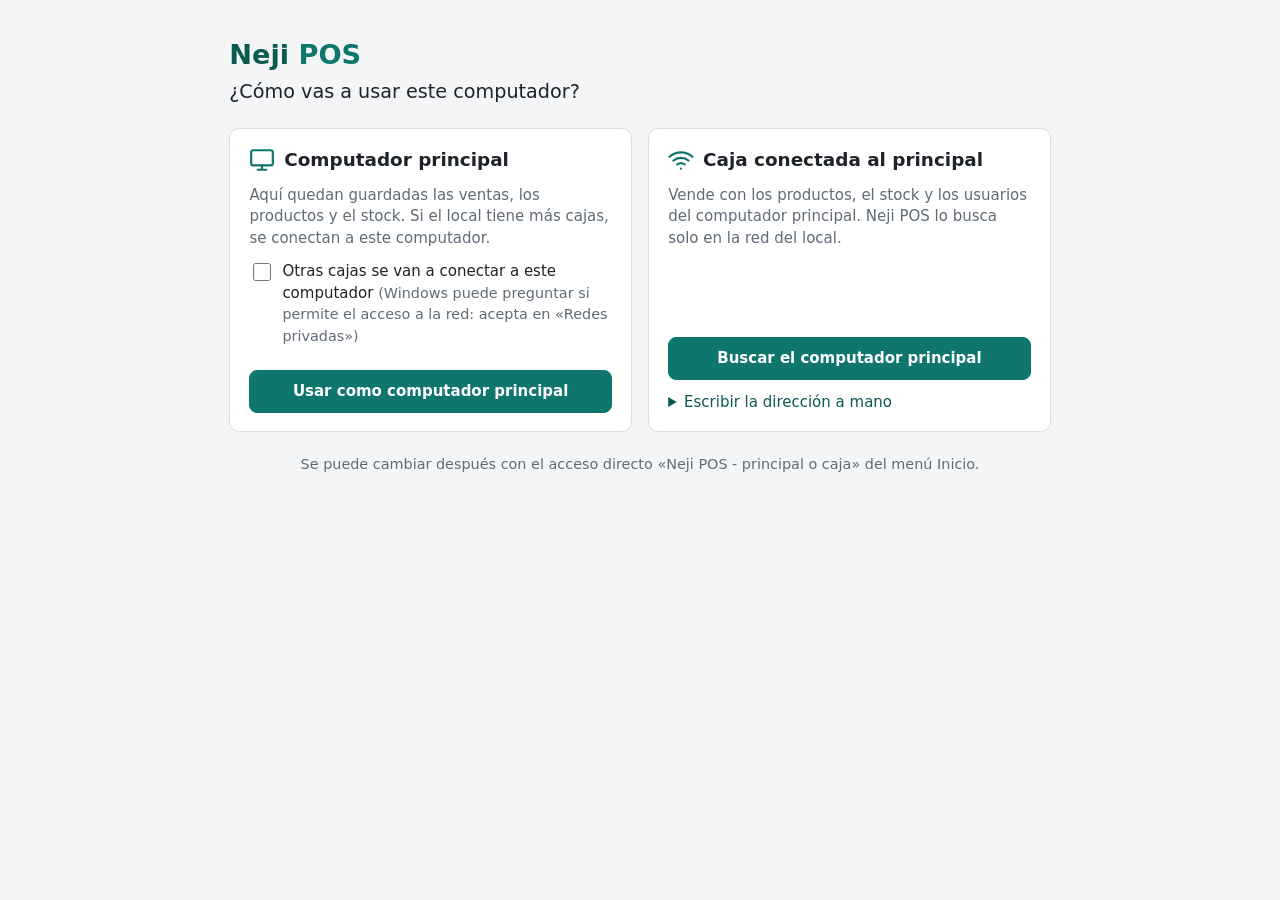
<file: neji/static/inicio.html>
<!doctype html>
<html lang="es">
<head>
<meta charset="utf-8">
<meta name="viewport" content="width=device-width, initial-scale=1">
<title>Neji POS</title>
<!-- Primer inicio de NejiPOS.exe (escritorio.py → inicio_con_eleccion): ¿este computador es el principal o una
     caja conectada al principal? La ventana llama a window.pywebview.api (ApiInicio). -->
<style>
  :root { --fondo: #f3f5f7; --panel: #fff; --borde: #d9dee4; --texto: #1d2329; --suave: #5f6b77;
    --primario: #0f766e; --primario-oscuro: #0b5953; --primario-claro: #e3f3f1; --peligro: #c62828;
    --peligro-claro: #fdecec; --aviso: #fff4cc; }
  * { box-sizing: border-box; }
  body { margin: 0; font: 15px/1.45 "Segoe UI", system-ui, sans-serif; color: var(--texto); background: var(--fondo); }
  main { max-width: 860px; margin: 0 auto; padding: 2.2rem 1.2rem 2rem; }
  h1 { margin: 0; font-size: 1.7rem; color: var(--primario-oscuro); }
  h1 span { color: var(--primario); }
  .sub { margin: .2rem 0 1.4rem; font-size: 1.2rem; }
  .opciones { display: grid; grid-template-columns: repeat(2, minmax(0, 1fr)); gap: 1rem; }
  @media (max-width: 760px) { .opciones { grid-template-columns: 1fr; } }
  .opcion { background: var(--panel); border: 1px solid var(--borde); border-radius: 10px; padding: 1.1rem 1.2rem;
    display: flex; flex-direction: column; gap: .7rem; }
  .opcion h2 { margin: 0; font-size: 1.15rem; display: flex; align-items: center; gap: .55rem; }
  .opcion h2 svg { width: 26px; height: 26px; color: var(--primario); flex: none; }
  .opcion p { margin: 0; color: var(--suave); }
  .relleno { flex: 1; }
  label.check { display: flex; gap: .5rem; align-items: flex-start; cursor: pointer; }
  label.check input { width: 18px; height: 18px; margin-top: .1rem; flex: none; }
  button { font: inherit; padding: .6rem 1rem; border-radius: 8px; border: 1px solid var(--borde); background: #fff;
    cursor: pointer; color: var(--texto); }
  button.primario { background: var(--primario); border-color: var(--primario); color: #fff; font-weight: 600; }
  button.primario:hover:not(:disabled) { background: var(--primario-oscuro); }
  button:disabled { opacity: .6; cursor: default; }
  input[type=text] { font: inherit; padding: .55rem .7rem; border: 1px solid var(--borde); border-radius: 8px;
    min-width: 0; flex: 1; }
  .fila { display: flex; gap: .5rem; align-items: center; }
  .aviso { padding: .75rem 1rem; border-radius: 8px; margin-bottom: 1rem; background: var(--aviso); }
  .aviso.error { background: var(--peligro-claro); color: var(--peligro); }
  .encontrado { display: flex; gap: .7rem; align-items: center; justify-content: space-between; padding: .6rem .7rem;
    border: 1px solid var(--borde); border-radius: 8px; background: var(--primario-claro); }
  .encontrado b { display: block; }
  .encontrado span { color: var(--suave); font-size: .9rem; }
  .ayuda { color: var(--suave); font-size: .9rem; }
  ul.ayuda { margin: .2rem 0 0; padding-left: 1.2rem; }
  details summary { cursor: pointer; color: var(--primario-oscuro); }
  details .fila { margin-top: .5rem; }
  .pie { margin-top: 1.4rem; color: var(--suave); font-size: .9rem; text-align: center; }
</style>
</head>
<body>
<main>
  <h1>Neji <span>POS</span></h1>
  <p class="sub">¿Cómo vas a usar este computador?</p>
  <div id="aviso" class="aviso" hidden></div>
  <div class="opciones">
    <section class="opcion" id="op-principal">
      <h2><svg viewBox="0 0 24 24" fill="none" stroke="currentColor" stroke-width="2" stroke-linecap="round" stroke-linejoin="round" aria-hidden="true"><rect x="2" y="3" width="20" height="14" rx="2"/><path d="M8 21h8M12 17v4"/></svg>Computador principal</h2>
      <p>Aquí quedan guardadas las ventas, los productos y el stock. Si el local tiene más cajas, se conectan a este computador.</p>
      <label class="check"><input type="checkbox" id="otras"> <span>Otras cajas se van a conectar a este computador <span class="ayuda">(Windows puede preguntar si permite el acceso a la red: acepta en «Redes privadas»)</span></span></label>
      <div class="relleno"></div>
      <button type="button" class="primario" id="btn-principal">Usar como computador principal</button>
    </section>
    <section class="opcion" id="op-caja">
      <h2><svg viewBox="0 0 24 24" fill="none" stroke="currentColor" stroke-width="2" stroke-linecap="round" stroke-linejoin="round" aria-hidden="true"><path d="M5 12.55a11 11 0 0 1 14 0M1.42 9a16 16 0 0 1 21.16 0M8.53 16.11a6 6 0 0 1 6.95 0M12 20h.01"/></svg>Caja conectada al principal</h2>
      <p>Vende con los productos, el stock y los usuarios del computador principal. Neji POS lo busca solo en la red del local.</p>
      <div id="resultado"></div>
      <div class="relleno"></div>
      <button type="button" class="primario" id="btn-buscar">Buscar el computador principal</button>
      <details id="a-mano">
        <summary>Escribir la dirección a mano</summary>
        <div class="fila">
          <input type="text" id="direccion" placeholder="192.168.1.20" autocomplete="off" aria-label="Dirección del computador principal">
          <button type="button" id="btn-conectar">Conectar</button>
        </div>
        <p class="ayuda">Aparece en el computador principal, en Configuración → Cajas.</p>
      </details>
    </section>
  </div>
  <p class="pie">Se puede cambiar después con el acceso directo «Neji POS - principal o caja» del menú Inicio.</p>
</main>
<script>
const ESTADO = /*ESTADO*/null || {};
const $ = (id) => document.getElementById(id);
const botones = () => [...document.querySelectorAll('button')];
let ocupado = false;

/** El puente con Python (pywebview lo arma al cargar la página). */
function puente() {
  return new Promise((listo) => {
    if (window.pywebview && window.pywebview.api && window.pywebview.api.buscar) return listo(window.pywebview.api);
    window.addEventListener('pywebviewready', () => listo(window.pywebview.api), { once: true });
  });
}

function avisar(texto, error = false) {
  const zona = $('aviso');
  zona.hidden = !texto;
  zona.className = error ? 'aviso error' : 'aviso';
  zona.textContent = texto || '';
}

function el(etiqueta, texto, clase) {
  const nodo = document.createElement(etiqueta);
  if (texto != null) nodo.textContent = texto;
  if (clase) nodo.className = clase;
  return nodo;
}

/** Corre una acción con los botones desactivados; si Python responde {ok: false}, muestra el error. */
async function ejecutar(boton, texto, accion) {
  if (ocupado) return null;
  ocupado = true;
  const original = boton.textContent;
  botones().forEach((b) => { b.disabled = true; });
  boton.textContent = texto;
  try {
    const r = await accion(await puente());
    if (r && r.ok === false) avisar(r.error || 'No se pudo.', true);
    return r;
  } catch (e) {
    avisar(String(e && e.message || e), true);
    return null;
  } finally {
    ocupado = false;
    boton.textContent = original;
    botones().forEach((b) => { b.disabled = false; });
  }
}

function conectar(direccion, boton) {
  avisar('');
  // Si sale bien, Python carga Neji POS del computador principal en esta misma ventana.
  return ejecutar(boton, 'Conectando…', (api) => api.conectar(direccion));
}

function mostrarEncontrados(lista) {
  const zona = $('resultado');
  zona.replaceChildren();
  if (!lista.length) {
    zona.append(el('p', 'No encontré el computador principal en la red. Revisa que:', 'ayuda'));
    const ul = el('ul', null, 'ayuda');
    ['esté encendido y con Neji POS abierto;',
      'en él esté marcado Configuración → Cajas → «Permitir que otras cajas de la red se conecten» (y que Neji POS se haya vuelto a abrir después);',
      'Windows le haya permitido el acceso a la red en «Redes privadas»;',
      'los dos computadores estén conectados a la misma red (el mismo router o WiFi).',
    ].forEach((t) => ul.append(el('li', t)));
    zona.append(ul, el('p', 'Luego vuelve a buscar, o escribe su dirección a mano.', 'ayuda'));
    $('a-mano').open = true;
    return;
  }
  zona.append(el('p', lista.length === 1 ? 'Encontré este computador principal:' : 'Encontré estos computadores con Neji POS:', 'ayuda'));
  lista.forEach((p) => {
    const fila = el('div', null, 'encontrado');
    const datos = el('div');
    datos.append(el('b', p.negocio || 'Neji POS'), el('span', `${p.ip}${p.version ? ' · versión ' + p.version : ''}`));
    const boton = el('button', 'Conectar', 'primario');
    boton.type = 'button';
    boton.addEventListener('click', () => conectar(p.direccion, boton));
    fila.append(datos, boton);
    zona.append(fila);
  });
}

async function buscar(limpiar = true) {
  if (limpiar) avisar('');
  $('resultado').replaceChildren(el('p', 'Buscando en la red del local… (tarda unos segundos)', 'ayuda'));
  const r = await ejecutar($('btn-buscar'), 'Buscando…', (api) => api.buscar());
  if (r && r.ok) mostrarEncontrados(r.encontrados || []);
  else $('resultado').replaceChildren();
}

$('btn-principal').addEventListener('click', () => {
  avisar('');
  // Si sale bien, Python abre Neji POS de este computador en esta misma ventana.
  ejecutar($('btn-principal'), 'Preparando…', (api) => api.usar_principal($('otras').checked));
});
$('btn-buscar').addEventListener('click', () => buscar());
$('btn-conectar').addEventListener('click', () => conectar($('direccion').value, $('btn-conectar')));
$('direccion').addEventListener('keydown', (e) => { if (e.key === 'Enter') conectar($('direccion').value, $('btn-conectar')); });

if (ESTADO.aviso) avisar(ESTADO.aviso, true);
if (ESTADO.direccion) $('direccion').value = ESTADO.direccion;
if (ESTADO.buscar) buscar(false);        // el aviso de por qué se vuelve a preguntar queda a la vista
</script>
</body>
</html>
</file>
